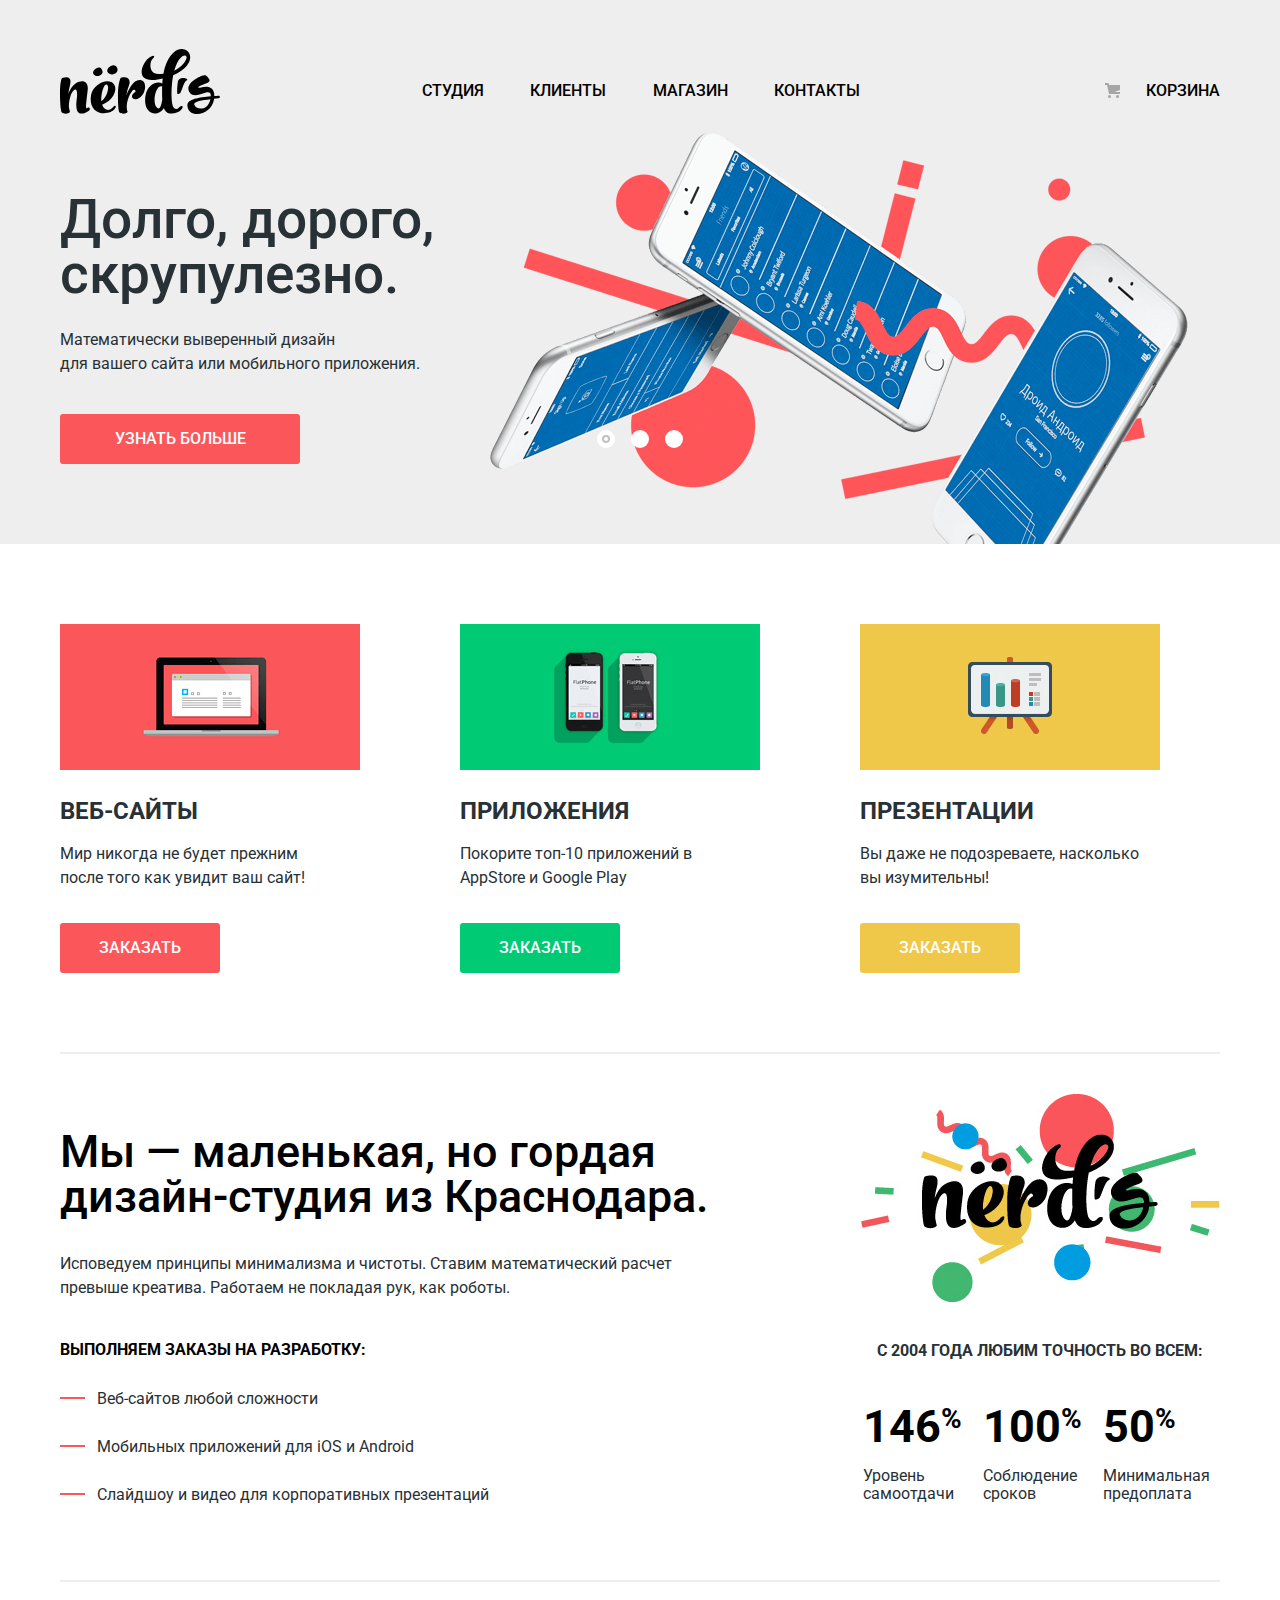
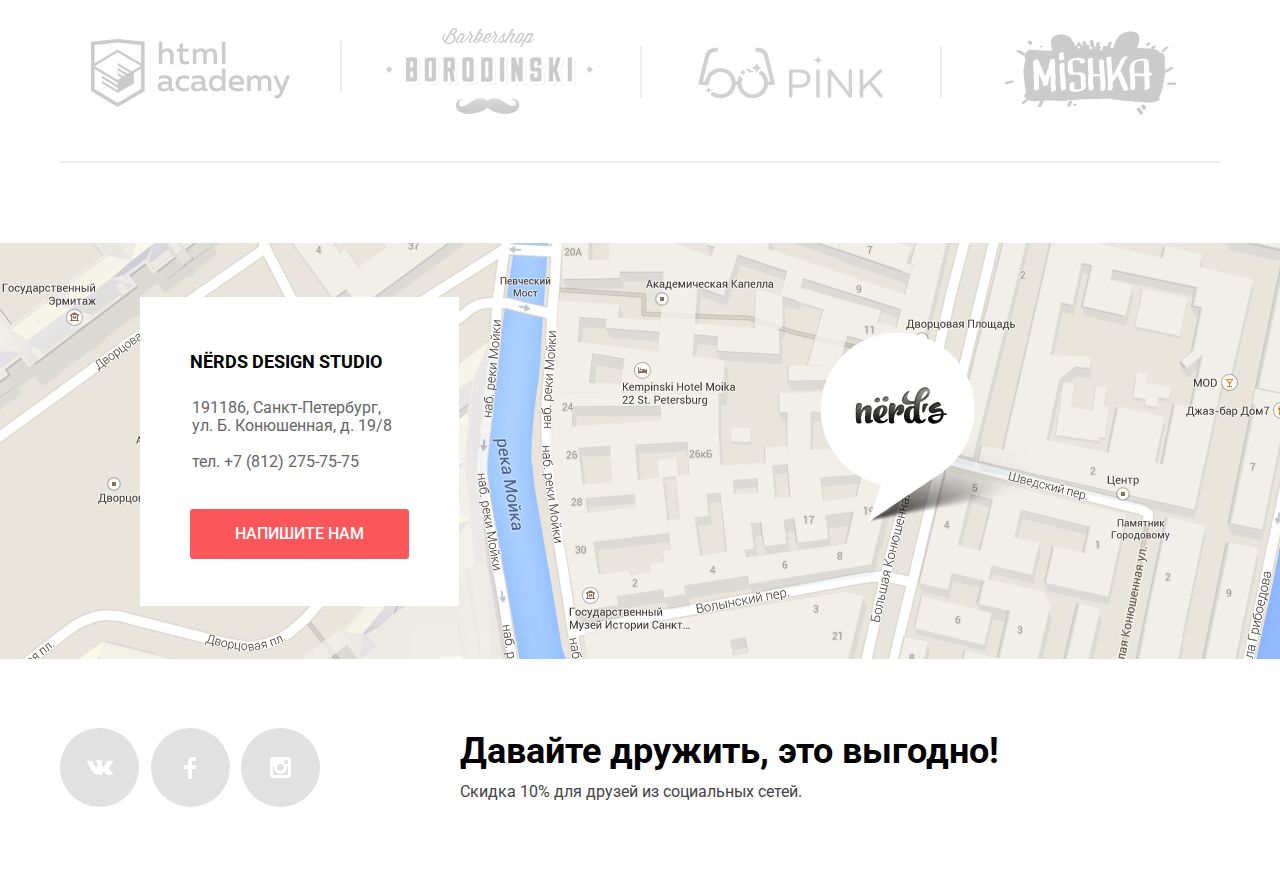
<file: index.html>
<!DOCTYPE html>
<html lang="ru">
<head>
	<meta charset="utf-8">
	<title>HTML Academy: Нёрдс</title>
	<link href="https://fonts.googleapis.com/css?family=Roboto:400,500,700&amp;subset=cyrillic" rel="stylesheet">
	<link href="css/normalize.css" rel="stylesheet">
	<link href="css/style.min.css" rel="stylesheet">
</head>
<body>
	
	<header class="main-header">
		
		<div class="container header-container">
			<nav class="main-navigation main-navigation-style">
				<a class="main-header-logo">
					<img src="img/nerds-logo.svg" width="160" height="65" alt="Логотип Нёрдс">
				</a>
				<ul class="site-navigation">
					<li><a href="#">Студия</a></li>
					<li><a href="#">Клиенты</a></li>
					<li><a href="catalog.html">Магазин</a></li>
					<li><a href="#">Контакты</a></li>

				</ul>
			</nav>
			
			<div class="main-navigation-style"><a class="cart" href="#">Корзина</a></div>
		</div>
	</header>
	
	<main>
		
		<h1 class="visually-hidden">Nerds. Главная страница</h1>
		
		<section class="slider">
			<div class="container">
				<h2 class="visually-hidden">Преимущества компании</h2>
				<ul class="slider-block-list">
					<li class="slider-block">
						<p class="slider-title">Долго, дорого,<br> скрупулезно.</p>
						<p class="slider-content">Математически выверенный дизайн<br> для вашего сайта или мобильного приложения.</p>
						<a class="button" href="#">УЗНАТЬ БОЛЬШЕ</a>
					</li>
					<li class="slider-block">
						<p class="slider-title">Любим математику как никто другой</p>
						<p class="slider-content">Никакого креатива, только математические формулы для расчета идеальных пропорций.</p>
						<a class="button" href="#">УЗНАТЬ БОЛЬШЕ</a>
					</li>
					<li class="slider-block">
						<p class="slider-title">Только ночь,<br> только хардкор</p>
						<p class="slider-content">Работать днем, как все? Мы против этого.<br> Ближе к полуночи работа только начинается.</p>
						<a class="button" href="#">УЗНАТЬ БОЛЬШЕ</a>
					</li>
				</ul>
				
				<ul class="slider-pagination">
					<li class="pagination-button visually-hidden active"></li>
					<li class="pagination-button visually-hidden"></li>
					<li class="pagination-button visually-hidden"></li>
				</ul>
			</div>
		</section>
		
		<section class="services">
			<div class="container">
				<h2 class="visually-hidden">Услуги</h2>
				<ul class="services-list">
					<li class="services-item">
						<h3>Веб-сайты</h3>
						<p>Мир никогда не будет прежним после того как увидит ваш сайт!</p>
						<a class="button order-button" href="#">ЗАКАЗАТЬ</a>
					</li>
					<li class="services-item">
						<h3>Приложения</h3>
						<p>Покорите топ-10 приложений в AppStore и Google Play</p>
						<a class="button order-button green-button" href="#">ЗАКАЗАТЬ</a>
					</li>
					<li class="services-item">
						<h3>Презентации</h3>
						<p>Вы даже не подозреваете, насколько вы изумительны!</p>
						<a class="button order-button yellow-button" href="#">ЗАКАЗАТЬ</a>
					</li>
				</ul>
			</div>
		</section>
		
		<section class="studio">
			<div class="container">
				<h2 class="visually-hidden">Информация о студии</h2>
				<div class="studio-columns">

					<div class="about-us">
						<p class="title">Мы — маленькая, но гордая дизайн-студия из Краснодара.</p>
						<p>Исповедуем принципы минимализма и чистоты. Ставим математический расчет превыше креатива. Работаем не покладая рук, как роботы.</p>
						<p class="about-us-title"><b>Выполняем заказы на разработку:</b></p>
						<ul class="about-us-list">
							<li class="about-us-item">Веб-сайтов любой сложности</li>
							<li class="about-us-item">Мобильных приложений для iOS и Android</li>
							<li class="about-us-item">Слайдшоу и видео для корпоративных презентаций</li>
						</ul>
					</div>
					
					<div class="statistics">
						<img src="img/nerds-illustration.png" alt="Логотип Nerds" width="360" height="208" >
						<p class="statistics-title"><b>с 2004 года Любим точность во всем:</b></p>
						<table>
							<tr class="statistics-header">
								<th>146<sup>%</sup></th>
								<th>100<sup>%</sup></th>
								<th>50<sup>%</sup></th>
							</tr>
							<tr class="statistics-row">
								<td>Уровень самоотдачи</td>
								<td>Соблюдение сроков</td>
								<td>Минимальная предоплата</td>
							</tr>
						</table>
					</div>

				</div>

			</div>
		</section>
		
		<section class="partners container">
			<h2 class="visually-hidden">Партнеры</h2>
			<ul class="partners-list">
				<li class="partners-item"><a href="https://htmlacademy.ru/intensive/htmlcss"><img src="img/logo-1.png" width="199" height="68" alt="html academy"></a></li>
				<li class="partners-item"><a href="#"><img src="img/logo-2.png" width="209" height="90" alt="Barbershop Borodinsky"></a></li>
				<li class="partners-item"><a href="#"><img src="img/logo-3.png" width="185" height="52" alt="Pink App"></a></li>
				<li class="partners-item"><a href="#"><img src="img/logo-4.png" width="173" height="84" alt="MISHKA"></a></li>
			</ul>
		</section>
	</main>
	
	<footer class="main-footer">

		<section class="contacts">
			<h2 class="visually-hidden">Контакты</h2>

			<div class="map">
				<img src="img/map.png" width="1440" height="416" alt="Карта">
			</div>

			<div class="contacts-info">
				<p class="contacts-title"><b>NЁRDS DESIGN STUDIO</b></p>
				<p class="contacts-content">
					191186, Санкт-Петербург,
					ул. Б. Конюшенная, д. 19/8
				</p>
				<p class="contacts-content contacts-content-phone">тел. +7 (812) 275-75-75</p>
				<a href="letter.html" class="button write-us-button">Напишите нам</a>
			</div>

			<div class="social container">
				<ul class="social-button-list">
					<li class="social-button-item social-button-item-vk"><a href="#"><span class="visually-hidden">Вконтакте</span>
					</a></li>
					<li class="social-button-item social-button-item-fb"><a href="#"><span class="visually-hidden">Фейсбук</span>
				</a></li>
				<li class="social-button-item social-button-item-insta"><a href="#"><span class="visually-hidden">Инстаграм</span>
			</a></li>
		</ul>
		<div class="social-main">
			<p class="social-title">Давайте дружить, это выгодно!</p>
			<p class="social-content">Скидка 10% для друзей из социальных сетей.</p>
		</div>
	</div>

	</section>


</footer>

<section class="modal write-us">
	<h2 class="visually-hidden">Форма для письма</h2>
	<p class="write-us-title">
		Напишите нам
	</p>

	<form class="sending-letter" method="post" action="https://echo.htmlacademy.ru">
		<div class="sending-letter-block sending-letter-list">
			<p>
				<label class="sending-letter-title" for="sending-letter-name">Ваше имя:</label>
				<input class="sending-letter-input" type="text" name="name" placeholder="Имя Фамилия" id="sending-letter-name">
			</p>

			<p>
				<label class="sending-letter-title" for="sending-letter-e-mail">Ваш e-mail:</label>
				<input class="sending-letter-input" type="email" name="e-mail" placeholder="email@example.com" id="sending-letter-e-mail">
			</p>
		</div>

		<p class="sending-letter-block">
			<label class="sending-letter-title" for="mail-text">Текст письма:</label>
			<textarea class="sending-letter-textarea" name="letters-text" id="mail-text" placeholder="В свободной форме"></textarea>
		</p>

		<button class="button send-button" type="submit">ОТПРАВИТЬ</button>
	</form>

	<button class="modal-close" type="button">Закрыть</button>
</section>
</body>
</html>
</file>
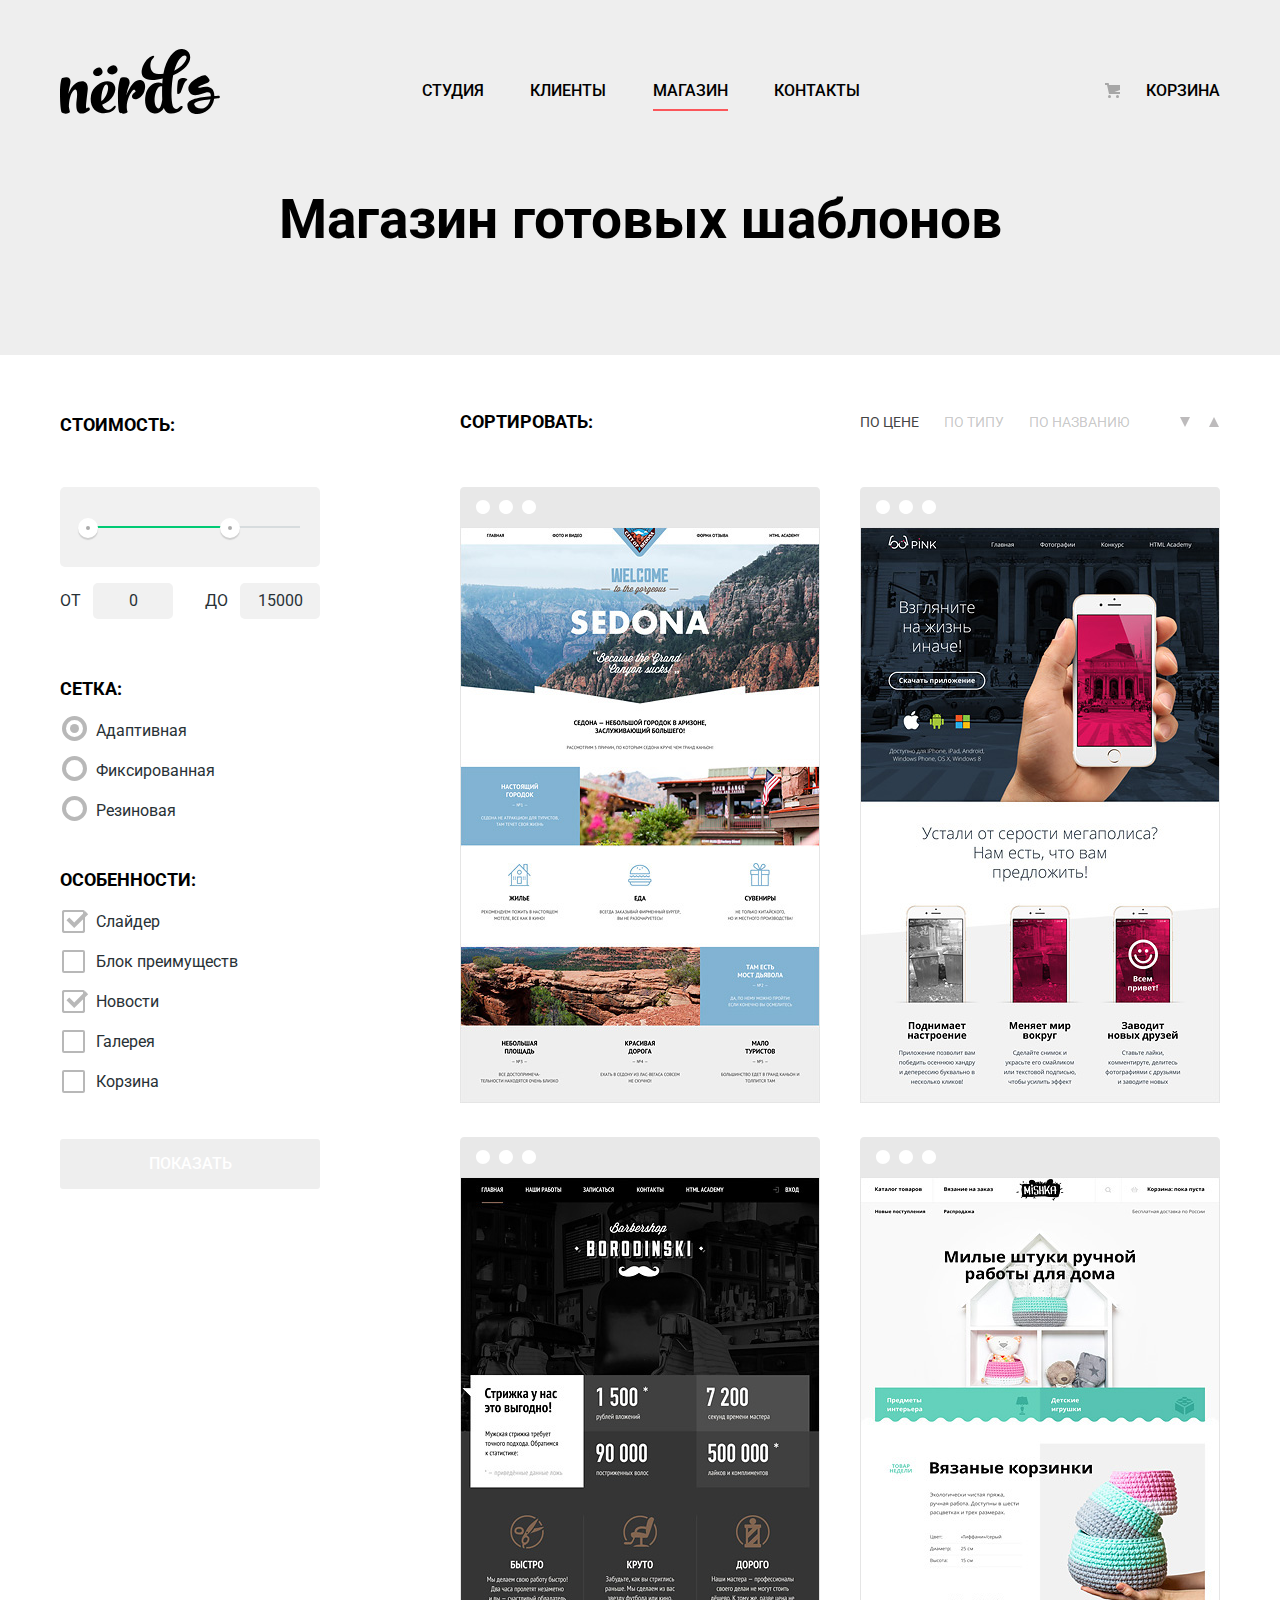
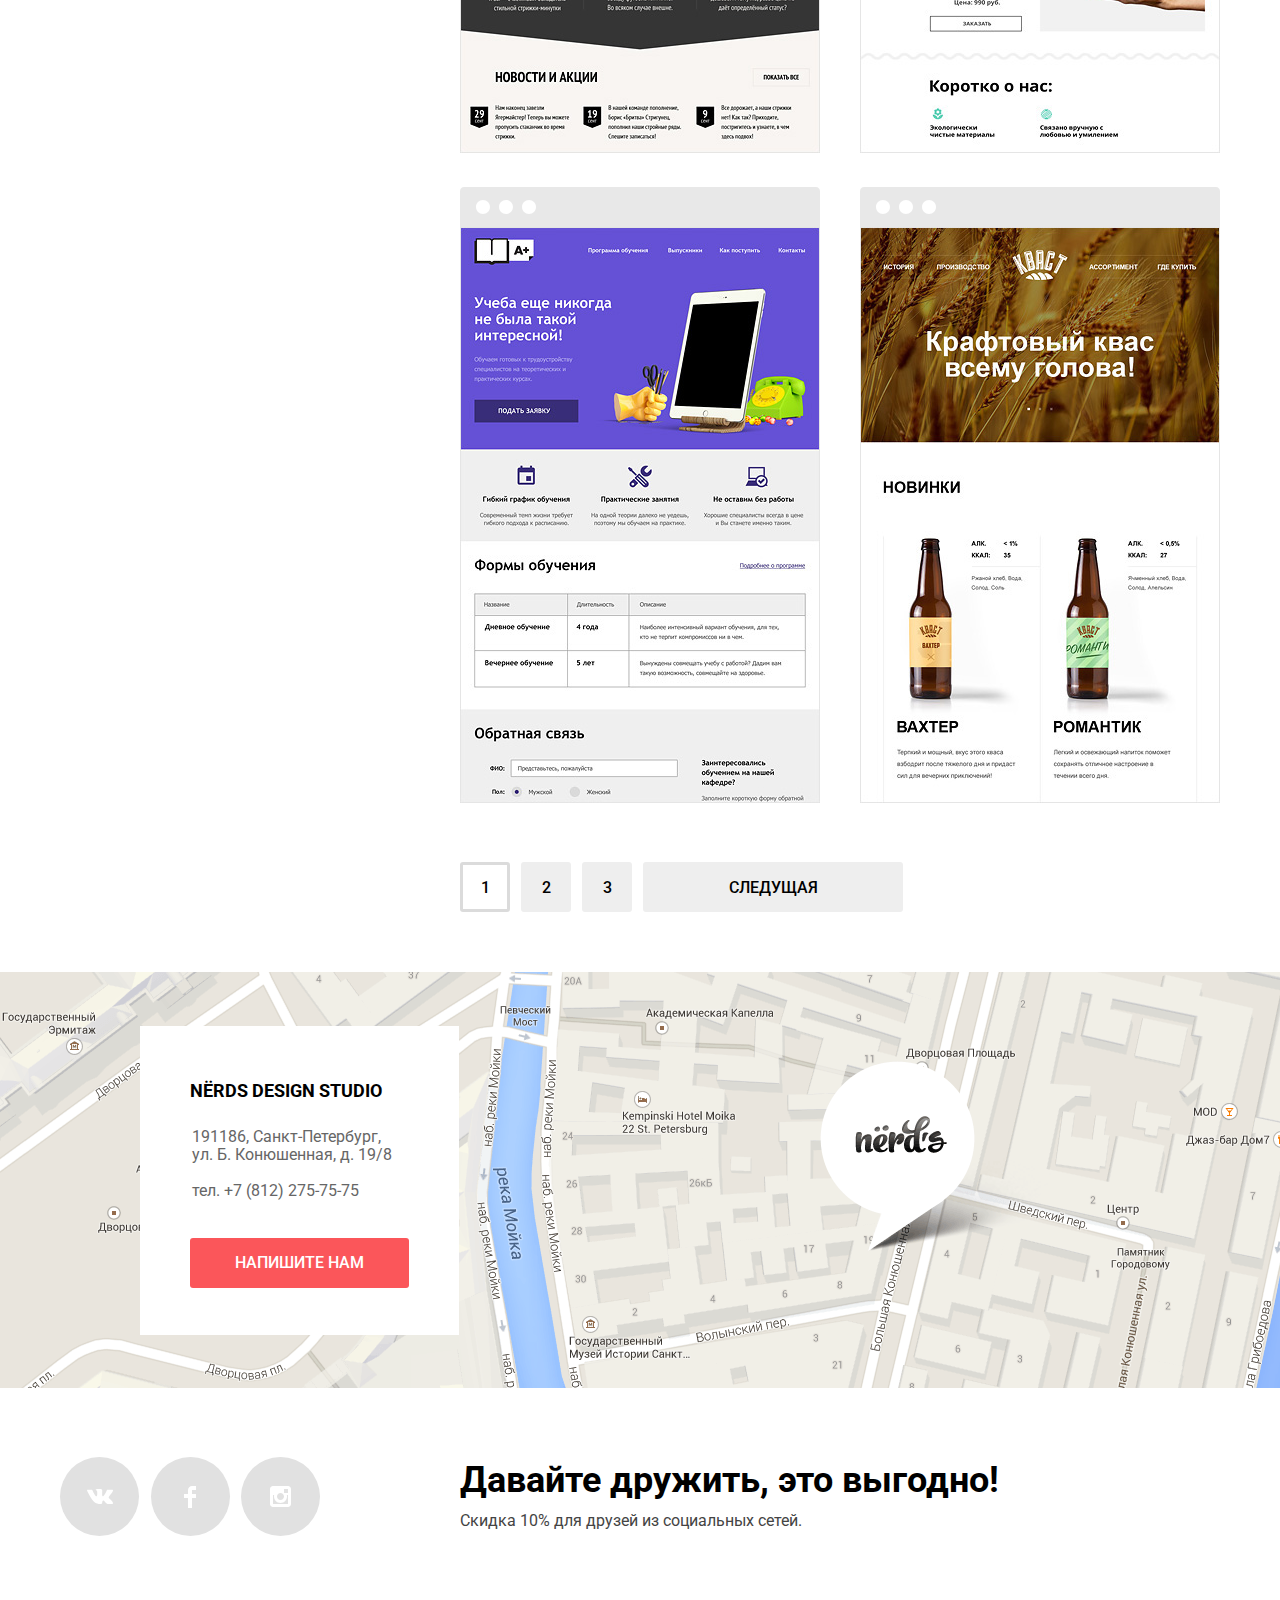
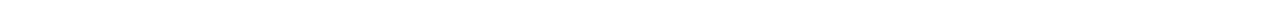
<file: catalog.html>
<!DOCTYPE html>
<html lang="ru">
<head>
	<meta charset="utf-8">
	<title>HTML Academy: Нёрдс</title>
	<link href="https://fonts.googleapis.com/css?family=Roboto:400,500,700&amp;subset=cyrillic" rel="stylesheet">
	<link href="css/normalize.css" rel="stylesheet">
	<link href="css/style.min.css" rel="stylesheet">
</head>
<body>
	

	<header class="main-header">
		
		<div class="container header-container">
			<nav class="main-navigation main-navigation-style">
				<a href="index.html" class="main-header-logo">
					<img src="img/nerds-logo.svg" width="160" height="65" alt="Логотип Нёрдс">
				</a>
				<ul class="site-navigation">
					<li><a href="#">Студия</a></li>
					<li><a href="#">Клиенты</a></li>
					<li><a class="sait-navigation-current" href="#">Магазин</a></li>
					<li><a href="#">Контакты</a></li>

				</ul>
			</nav>
			
			<div class="main-navigation-style"><a class="cart" href="#">Корзина</a></div>
		</div>
	</header>

	<main>
		
		<div class="title-background">
			<h1 class="page-title">Магазин готовых шаблонов</h1>
		</div>
		
		<div  class="store-page container">
			<section class="filters">
					<h2 class="visually-hidden">Фильтр товаров</h2>
					
					<form class="filter-form" method="get" action="https://echo.htmlacademy.ru">
						
						<fieldset>
							<legend class="filter-title">СТОИМОСТЬ:</legend>
							<div class="range-filter">
								<div class="range-controls">
									 <div class="scale">
										<div class="bar"></div>
									</div>
									<div class="toggle toggle-min"></div>
									<div class="toggle toggle-max"></div>
								</div>
								<div class="price-controls">
									<label class="min-price">от <input name="min-price" type="text" value="0"></label>
									<label class="max-price">до <input name="max-price" type="text" value="15000"></label>
								</div>
       						</div>
						</fieldset>

						<fieldset>
							<legend class="filter-title">СЕТКА:</legend>
							<ul class="filter-option-list">
								<li class="filter-option">
									<input class="visually-hidden filter-input-radio" type="radio" name="grid" id="adaptive" value="adaptive" checked>
									<label for="adaptive">Адаптивная</label>
								</li>
								<li class="filter-option">
									<input class="visually-hidden filter-input-radio" type="radio" name="grid" id="fixed" value="fixed">
									<label for="fixed">Фиксированная</label>
								</li>
								<li class="filter-option">
									<input class="visually-hidden filter-input-radio" type="radio" name="grid" id="rubber" value="rubber">
									<label for="rubber">Резиновая</label>
								</li>
							</ul>
						</fieldset>

						<fieldset>
							<legend class="filter-title">ОСОБЕННОСТИ:</legend>
							<ul class="filter-option-list">
								<li class="filter-option">
									<input class="visually-hidden filter-input-checkbox" type="checkbox" name="slider" id="features-slider" value="Выбрано" checked>
									<label for="features-slider">Слайдер</label>
								</li>
								<li class="filter-option">
									<input class="visually-hidden filter-input-checkbox" type="checkbox" name="advantage" id="features-advantage" value="Выбрано">
									<label for="features-advantage">Блок преимуществ</label>
								</li>
								<li class="filter-option">
									<input class="visually-hidden filter-input-checkbox" type="checkbox" name="news" id="features-news" value="Выбрано" checked>
									<label for="features-news">Новости</label>
								</li>
								<li class="filter-option">
									<input class="visually-hidden filter-input-checkbox" type="checkbox" name="gallery" id="features-gallery" value="Выбрано">
									<label for="features-gallery">Галерея</label>
								</li>
								<li class="filter-option">
									<input class="visually-hidden filter-input-checkbox" type="checkbox" name="cart" id="features-cart" value="Выбрано">
									<label for="features-cart">Корзина</label>
								</li>
							</ul>
						</fieldset>
						<button type="submit" class="button show-button">ПОКАЗАТЬ</button>
					</form>

			</section>
			
			<section class="catalog">
				<h2 class="visually-hidden">Каталог товаров</h2>
				
				<div class="sort-filter">
					<p class="filter-title sort-container">СОРТИРОВАТЬ:</p>
					<ul class="sort-button-list">
						<li><a class="sort-button-current" href="#">По цене</a></li>
						<li><a href="#">По типу</a></li>
						<li><a href="#">По названию</a></li>
					</ul>
						 

					<ul class="triangle-sort-button-list">
						<li class="sort-button"><a class="sort-button-input sort-button-input-down" href="#">Сортировать по убыванию</a></li>
						<li class="sort-button"><a class="sort-button-input sort-button-input-up" href="#">Сортировать по возрастанию</a></li>
					</ul>
				</div>

				<ul class="catalog-list">
					<li class="catalog-item">
						<img src="img/sedona.jpg" width="360" height="576" alt="SEDONA">
						<div class="product-description">
							<h3 class="product-description-title"><a href="#">SEDONA</a></h3>
							<p>Информационный сайт для туристов</p>
							<a class="button price-button" href="#">9 900 руб.</a>
						</div>
					</li>
					<li class="catalog-item">
						<img src="img/pink-A.jpg" width="360" height="576" alt="Pink App">
						<div class="product-description">
							<h3 class="product-description-title"><a href="#">Pink App</a></h3>
							<p>Продуктовый лендинг приложения для iOS и Android</p>
							<a class="button price-button" href="#">9 900 руб.</a>
						</div>
					</li>
					<li class="catalog-item">
						<img src="img/barbershop.jpg" width="360" height="576" alt="Barbershop Hover">
						<div class="product-description">
							<h3 class="product-description-title"><a href="#">Barbershop Hover</a></h3>
							<p>Сайт салоны красоты. Для мужчин, да.</p>
							<a class="button price-button" href="#">9 900 руб.</a>
						</div>
					</li>
					<li class="catalog-item">
						<img src="img/mishka.jpg" width="360" height="576" alt="MISHKA">
						<div class="product-description">
							<h3 class="product-description-title"><a href="#">MISHKA</a></h3>
							<p>Интернет-магазин вязаных игрушек</p>
							<a class="button price-button" href="#">9 900 руб.</a>
						</div>
					</li>
					<li class="catalog-item">
						<img src="img/aplus.jpg" width="360" height="576" alt="A Plus">
						<div class="product-description">
							<h3 class="product-description-title"><a href="#">A Plus</a></h3>
							<p>Лендинг курсов повышения квалификации</p>
							<a class="button price-button" href="#">9 900 руб.</a>
						</div>
					</li>
					<li class="catalog-item">
						<img src="img/kvast.jpg" width="360" height="576" alt="КВАСТ">
						<div class="product-description">
							<h3 class="product-description-title"><a href="#">КВАСТ</a></h3>
							<p>Промо-сайт производителя крафтового кваса</p>
							<a class="button price-button" href="#">9 900 руб.</a>
						</div>
					</li>
				</ul>
				
				<ul class="pagination-list">
					<li class="pagination-item pagination-item-current"><a>1</a></li>
					<li class="pagination-item"><a href="#">2</a></li>
					<li class="pagination-item"><a href="#">3</a></li>
					<li class="pagination-item pagination-item-next"><a href="#">следущая</a></li>
				</ul>
			</section>
		</div>
	</main>

	<footer class="main-footer">

		<section class="contacts">
			<h2 class="visually-hidden">Контакты</h2>

			<div class="map">
				<img src="img/map.png" width="1440" height="416" alt="Карта">
			</div>

			<div class="contacts-info">
				<p class="contacts-title"><b>NЁRDS DESIGN STUDIO</b></p>
				<p class="contacts-content">
					191186, Санкт-Петербург,
					ул. Б. Конюшенная, д. 19/8
				</p>
				<p class="contacts-content contacts-content-phone">тел. +7 (812) 275-75-75</p>
				<a href="letter.html" class="button write-us-button">Напишите нам</a>
			</div>

			<div class="social container">
				<ul class="social-button-list">
					<li class="social-button-item social-button-item-vk"><a href="#"><span class="visually-hidden">Вконтакте</span>
					</a></li>
					<li class="social-button-item social-button-item-fb"><a href="#"><span class="visually-hidden">Фейсбук</span>
				</a></li>
				<li class="social-button-item social-button-item-insta"><a href="#"><span class="visually-hidden">Инстаграм</span>
			</a></li>
		</ul>
		<div class="social-main">
			<p class="social-title">Давайте дружить, это выгодно!</p>
			<p class="social-content">Скидка 10% для друзей из социальных сетей.</p>
		</div>
	</div>

	</section>


</footer>

<section class="modal write-us">
	<h2 class="visually-hidden">Форма для письма</h2>
	<p class="write-us-title">
		Напишите нам
	</p>

	<form class="sending-letter" method="post" action="https://echo.htmlacademy.ru">
		<div class="sending-letter-block sending-letter-list">
			<p>
				<label class="sending-letter-title" for="sending-letter-name">Ваше имя:</label>
				<input class="sending-letter-input" type="text" name="name" placeholder="Имя Фамилия" id="sending-letter-name">
			</p>

			<p>
				<label class="sending-letter-title" for="sending-letter-e-mail">Ваш e-mail:</label>
				<input class="sending-letter-input" type="email" name="e-mail" placeholder="email@example.com" id="sending-letter-e-mail">
			</p>
		</div>

		<p class="sending-letter-block">
			<label class="sending-letter-title" for="mail-text">Текст письма:</label>
			<textarea class="sending-letter-textarea" name="letters-text" id="mail-text" placeholder="В свободной форме"></textarea>
		</p>

		<button class="button send-button" type="submit">ОТПРАВИТЬ</button>
	</form>

	<button class="modal-close" type="button">Закрыть</button>
</section>
</body>
</html>
</file>
<file: css/style.min.css>
body{padding:0;font-family:Roboto,Arial,sans-serif;font-size:16px;line-height:24px;font-weight:400;color:#283136;background-color:#fff}a{text-decoration:none}.main-header{background-color:#eee;margin:0}.container{width:1200px;margin:0 auto;padding:0 20px;box-sizing:border-box}.visually-hidden{position:absolute;width:1px;height:1px;clip:rect(0,0,0,0)}.header-container p,.services p,.slider p,body{margin:0}.header-container{padding-top:49px;display:flex;justify-content:space-between}.header-container div{margin-top:27px}.main-navigation{padding:0;margin:0;display:flex}.main-navigation-style{line-height:30px;color:#000;text-transform:uppercase;font-weight:500}.main-header-logo{width:160px;height:65px;margin-right:202px}.site-navigation{margin:27px 0 0;padding:0;list-style:none;display:flex;justify-content:space-between;flex-wrap:wrap;width:438px}.cart,.filter-option label:hover,.site-navigation a{color:#000}.cart:hover,.site-navigation a:hover{color:#fb565a}.cart:active,.site-navigation a:active{color:rgba(0,0,0,.3)}.cart:focus,.sait-navigation-current,.site-navigation a:focus{border-bottom:2px solid #fb565a;padding-bottom:9px}.cart,.slider{position:relative}.cart{width:116px;padding-left:41px}.cart::before{content:"";position:absolute;width:15px;height:15px;left:0;top:2px;background-image:url(../img/cart-icon.svg);background-repeat:no-repeat;background-position:0 0}.slider{background-color:#eee;margin-bottom:80px}.slider-block-list{list-style:none;padding:0;margin:0}.slider-block{margin:0;display:none;padding:78px 0 80px}.slider-block:nth-child(1){display:block;background-image:url(../img/slide1.png);background-repeat:no-repeat;background-position:93% 18px}.slider-block:nth-child(2),.slider-block:nth-child(3){background-image:url(../img/slide2.png);background-repeat:no-repeat;background-position:100% 0}.slider-block:nth-child(3){background-image:url(../img/slide3.png);background-position:100% 20px}.slider-block .slider-title{font-size:55px;line-height:55px;font-weight:500;max-width:600px;padding-bottom:26px}.slider-block .slider-content{max-width:430px;padding-bottom:38px}.button{display:block;border:0;border-radius:3px;width:240px;color:#fff;background-color:#fb565a;font-weight:500;text-transform:uppercase;min-height:50px;box-sizing:border-box;padding-top:13px;text-align:center;text-decoration:none}.button:focus,.button:hover{background-color:#e74246}.button:active{color:rgba(255,255,255,.3);background-color:#d7373b;box-shadow:0 3px rgba(0,0,0,.1) inset}.slider-pagination{list-style:none;margin:0;padding:0;position:absolute;left:50%;bottom:104px;z-index:100;width:160px;height:18px;text-align:center;font-size:0;transform:translateX(-50%)}.pagination-button{position:relative;border-radius:50%;cursor:pointer;display:inline-block;width:18px;height:18px;padding:8px;vertical-align:top}.pagination-button::after{content:"";width:18px;height:18px;position:absolute;top:8px;left:8px;z-index:1;background:#fff;border-radius:50%}.slider-pagination .active::before{content:"";position:absolute;left:50%;top:50%;z-index:2;width:4px;height:4px;margin:-4px;background-color:inherit;border:2px solid #c1c1c1;border-radius:50%}.services{margin-bottom:40px}.services-list{list-style:none;padding:0 0 79px;margin:0;border-bottom:2px solid #eee;display:flex}.services-list h3{margin:0;padding-bottom:16px;font-weight:700;font-size:24px;line-height:30px;text-transform:uppercase}.order-button{width:160px}.green-button{background-color:#00ca74}.green-button:focus,.green-button:hover{background-color:#00bc6c}.green-button:active{color:rgba(255,255,255,.3);background-color:#00aa62;box-shadow:0 3px rgba(0,0,0,.1) inset}.yellow-button{background-color:#efc84a}.yellow-button:focus,.yellow-button:hover{background-color:#eab534}.yellow-button:active{color:rgba(255,255,255,.3);background-color:#e5a722;box-shadow:0 3px rgba(0,0,0,.1) inset}.services-item{width:300px;min-height:176px;position:relative;padding-top:172px;padding-right:100px}.services-item:last-child,.statistics-header th:last-child{padding-right:0}.services-item:nth-child(1)::before,.services-item:nth-child(2)::before,.services-item:nth-child(3)::before{content:"";position:absolute;width:300px;height:146px;left:0;top:0;background-image:url(../img/illustration-web.png);background-repeat:no-repeat;background-position:0 0}.services-item:nth-child(2)::before,.services-item:nth-child(3)::before{background-image:url(../img/illustration-annexes.png)}.services-item:nth-child(3)::before{background-image:url(../img/illustration-presentations.png)}.services-item p{padding-bottom:33px;padding-right:20px}.main-footer p,.partners p,.studio p{margin:0}.studio-columns{display:flex;justify-content:space-between;margin:0;padding:0 0 49px}.about-us{width:660px;padding-top:35px}.about-us .title,.statistics-header th{font-size:45px;line-height:45px;color:#000}.about-us .title{font-weight:500;padding-bottom:33px}.about-us-title{text-transform:uppercase;color:#000;padding-top:38px;padding-bottom:25px}.about-us-list{list-style:none;padding:0 0 0 37px;margin:0}.about-us-item{padding-bottom:24px;position:relative}.about-us-item::before{content:"";display:block;position:absolute;left:-37px;top:10px;width:25px;height:2px;background-color:#fb565a}.statistics{width:360px}.statistics-title{text-transform:uppercase;padding-top:30px;padding-bottom:38px;text-align:center}.statistics-header th{text-align:left;padding-right:15px;padding-bottom:15px}.statistics-header sup{font-size:28px}.statistics-row td{line-height:18px}.partners{margin-bottom:80px}.partners-list{list-style:none;margin:0;display:flex;align-items:center;padding:46px 0 36px;border-bottom:2px solid #eee;border-top:2px solid #eee}.partners-list img{opacity:.2}.partners-list img:focus,.partners-list img:hover{opacity:1}.partners-list img:active{opacity:.1}.partners-item:first-child{position:relative;padding-left:31px;padding-right:96px}.partners-item:nth-child(2){position:relative;padding-right:103px}.partners-item:nth-child(3){position:relative;padding-right:121px}.partners-item:first-child::after{content:"";position:absolute;right:44px;top:2px;width:2px;height:52px;background-color:#eee}.partners-item:nth-child(2)::after,.partners-item:nth-child(3)::after{content:"";position:absolute;right:56px;top:18px;width:2px;height:52px;background-color:#eee}.partners-item:nth-child(3)::after{right:62px;top:-1px}.contacts{position:relative;max-width:1440px;margin:0 auto;overflow:hidden}.map{width:1440px;height:416px;margin:0 auto}.contacts-info{padding:50px 50px 47px;min-height:208px;width:219px;position:absolute;top:54px;left:140px;background-color:#fff}.contacts-title{font-size:18px;line-height:30px;color:#000;padding-bottom:22px}.contacts-content{line-height:18px;color:#666;padding-bottom:18px;padding-left:2px;padding-right:16px}.contacts-content-phone{padding-bottom:38px}.write-us-button{width:219px}.social{padding-top:69px;padding-bottom:68px;display:flex;align-items:center}.social-main{width:560px}.social-title{font-size:36px;line-height:36px;color:#000;padding-bottom:12px;font-weight:700}.social-content{line-height:22px;color:#444}.social-button-list{list-style:none;padding:0;margin:0 140px 0 0;width:260px;min-height:79px;display:flex;flex-wrap:wrap;justify-content:space-between}.social-button-list a{display:block;position:relative;order:1;width:100%;height:100%}.social-button-item{display:flex;align-items:center;justify-content:center;background-color:#e1e1e1;border-radius:50px;width:79px;height:79px;position:relative}.social-button-item::before{position:absolute;content:"";top:0;left:0;width:100%;height:100%;background-repeat:no-repeat;background-position:center}.social-button-item-vk::before{background-image:url(../img/vk-icon.svg)}.social-button-item-fb::before{background-image:url(../img/fb-icon.svg)}.social-button-item-insta::before{background-image:url(../img/insta-icon.svg)}.social-button-item:focus,.social-button-item:hover{background-color:#e74246}.social-button-item:active{background-color:#d7373b;box-shadow:0 3px rgba(0,0,0,.1) inset}.social-button-item-fb:active::before,.social-button-item-insta:active::before,.social-button-item-vk:active::before{opacity:.3}.modal{position:fixed;background-color:#fff;box-shadow:0 30px 50px rgba(0,0,0,.7);z-index:101}.write-us{display:none;width:760px;padding:68px 100px 83px;left:50%;bottom:50px;margin-left:-480px}.write-us p{margin:0;width:360px}.write-us-title{margin:0;padding-bottom:38px;font-size:45px;line-height:45px;color:#000;font-weight:500}.sending-letter-title{line-height:18px;color:#000;font-weight:700}.sending-letter-list{display:flex;justify-content:space-between}.sending-letter-block{padding-bottom:30px}.sending-letter-block:last-child{padding-bottom:45px}.sending-letter label{padding-bottom:10px}.sending-letter-input,.sending-letter-textarea{box-sizing:border-box;font:inherit;color:rgba(68,68,68,.5);border:2px solid #d7dcde;padding:13px 15px;border-radius:5px}.sending-letter-input{width:360px}.sending-letter-textarea{width:760px;height:115px;resize:vertical;max-height:200px}.sending-letter-input:hover,.sending-letter-textarea:hover{border:2px solid #b4b9bb}.sending-letter-input:focus,.sending-letter-textarea:focus{color:#444;border:2px solid #000}.sending-letter-input:active,.sending-letter-textarea:active{border:2px solid #b4b9bb}.sending-letter-input:invalid{color:#e74246;border:2px solid #e74246}.modal-close,.send-button{width:260px;cursor:pointer}.modal-close{position:absolute;top:78px;right:88px;background-color:#fff;width:23px;height:23px;font-size:0;border:0}.modal-close::before{content:"";position:absolute;top:0;left:0;width:21px;height:21px;background-image:url(../img/close-cross.svg);opacity:.3}.modal-close:focus::before,.modal-close:hover::before{opacity:1}.modal-close:active::before{opacity:.1}.main-navigation-style img:hover,.sort-button-input-down:hover::before,.sort-button-input-up:hover::before{opacity:.7}.main-navigation-style img:active{opacity:.3}.store-page{display:flex;padding-top:55px}.title-background{margin:0;padding-top:78px;padding-bottom:108px;background-color:#eee}.page-title{text-align:center;font-size:55px;line-height:55px;color:#000;margin:0}.filters{width:260px;min-height:777px;margin-right:140px;padding-top:3px}.filter-title{color:#000;font-size:18px;line-height:24px;font-weight:700;text-transform:uppercase;margin:0;padding:0}.filter-form fieldset{border:0;padding:0;margin:0 0 29px}.filter-form fieldset:first-child{margin-bottom:58px}.range-filter{width:260px;margin-top:50px}.range-controls{position:relative;height:41px;margin-bottom:16px;padding-top:39px;padding-right:20px;padding-left:20px;background-color:#f1f1f1;border-radius:5px}.range-controls .scale{height:2px;background:#d7dcde}.range-controls .bar{width:70%;height:2px;background:#00ca74}.range-controls .toggle{position:absolute;top:31px;left:0;width:4px;height:4px;padding:0;border:8px solid #fff;background-color:#ababab;box-shadow:0 2px 1px 0 #cfcfcf;border-radius:50%;cursor:pointer}.range-controls .toggle-min{left:18px}.range-controls .toggle-max{left:160px}.price-controls{font-size:0}.price-controls label{display:inline-block;width:50%;font-size:16px;vertical-align:top}.price-controls input{width:60px;padding:9px 10px;margin-left:8px;font-family:Roboto,Arial,sans-serif;font-size:16px;text-align:center;color:#283136;border:0;border-radius:5px;background:#f1f1f1}.max-price{text-align:right}.filter-form p,.price-controls label{text-transform:uppercase}.filter-option-list{list-style:none;padding:0;margin:18px 0 0}.filter-option{margin-bottom:16px;padding-left:36px}.filter-option label{position:relative;display:block;cursor:pointer;user-select:none}.filter-option label:disabled{opacity:.3}.filter-input-checkbox+label::before{content:"";position:absolute;left:-34px;top:0;width:23px;height:23px;border:2px solid #4d4d4d;opacity:.4;border-radius:2px;box-sizing:border-box}.filter-input-checkbox+label:hover::before{opacity:1}.filter-input-checkbox+label:disabled::before{opacity:.1}.filter-input-checkbox:checked+label::after{content:"";position:absolute;left:-34px;top:0;width:27px;height:23px;background-image:url(../img/checkbox-on-normal.svg)}.filter-input-checkbox+label:hover::after{background-image:url(../img/checkbox-on-hover.svg)}.filter-input-checkbox+label:disabled::after{background-image:url(../img/checkbox-on-block.svg)}.filter-input-radio+label::before{content:"";position:absolute;left:-34px;top:-3px;width:25px;height:25px;border:4px solid #4d4d4d;opacity:.4;border-radius:50%;box-sizing:border-box}.filter-input-radio:checked+label::after{content:"";position:absolute;top:5px;left:-26px;width:9px;height:9px;background-color:#4d4d4d;border-radius:50%;opacity:.4}.filter-input-radio+label:hover::before,.filter-input-radio:checked+label:hover::after{opacity:1}.filter-input-radio+label:disabled::before,.filter-input-radio:checked+label:disabled::after{opacity:.1}.show-button{padding:0;background-color:#eee;width:260px}.show-button:focus,.show-button:hover{background-color:#dfdfdf}.show-button:active{background-color:#d5d5d5;color:rgba(68,68,68,.3)}.sort-container{width:360px;margin-right:40px}.sort-filter{display:flex;padding-bottom:48px;align-items:flex-start}.sort-button-list{list-style:none;width:270px;padding:0;margin:0 50px 0 0;display:flex;flex-wrap:wrap;justify-content:space-between}.sort-button-list a{text-transform:uppercase;font-size:14px;color:rgba(68,68,68,.3)}.sort-button-list a:focus,.sort-button-list a:hover{color:rgba(68,68,68,.6)}.sort-button-list .sort-button-current,.sort-button-list a:active{color:#444}.triangle-sort-button-list{list-style:none;padding:0;margin:0;display:flex}.sort-button-input{font-size:0;position:relative}.sort-button-input-down::before,.sort-button-input-up::before{position:absolute;content:"";top:-10px;display:block;width:0;height:0;border-left:5px solid transparent;border-right:5px solid transparent;opacity:.3}.sort-button-input-up::before{left:29px;border-bottom:10px solid #231f20}.sort-button-input-down::before{border-top:10px solid #231f20}.sort-button-input-down:focus::before,.sort-button-input-up:focus::before{opacity:.7}.catalog-item:hover::before,.sort-button-input-down:active::before,.sort-button-input-up:active::before{opacity:1}.catalog{width:760px;margin-bottom:60px}.catalog-list{list-style:none;margin:0;padding:0 0 25px;display:flex;flex-wrap:wrap;justify-content:space-between}.catalog-item{position:relative;width:360px;padding-top:40px;margin-bottom:27px}.catalog-item::before{content:"";position:absolute;width:360px;height:40px;left:0;top:0;background-image:url(../img/browser.svg);background-repeat:no-repeat;background-position:0 0;opacity:.12}.catalog-item:hover .product-description{display:block}.price-button{width:200px;margin:0 auto}.product-description{display:none;position:absolute;text-align:center;width:360px;bottom:8px;left:0;background-color:#e9e9e9;padding:27px 65px 41px;box-sizing:border-box}.product-description-title{margin:0;padding-bottom:15px}.product-description-title a{color:#000;font-weight:700;line-height:30px;background-color:#e9e9e9}.product-description p{margin:0;padding-bottom:30px;color:#666;line-height:18px}.pagination-list{list-style:none;padding:0;margin:0;display:flex}.pagination-item{margin-right:11px}.pagination-item a{display:block;border-radius:3px;width:50px;color:#000;background-color:#eee;font-weight:500;text-transform:uppercase;text-align:center;line-height:51px;height:50px}.pagination-item-next a{width:260px}.pagination-item a:hover{background-color:#dfdfdf}.pagination-item a:focus{color:rgba(68,68,68,.3);background-color:#d5d5d5;box-shadow:0 3px rgba(0,0,0,.1) inset}.pagination-item-current a{background-color:#fff;border:3px solid #dbdbdb;box-sizing:border-box;line-height:45px
</file>
